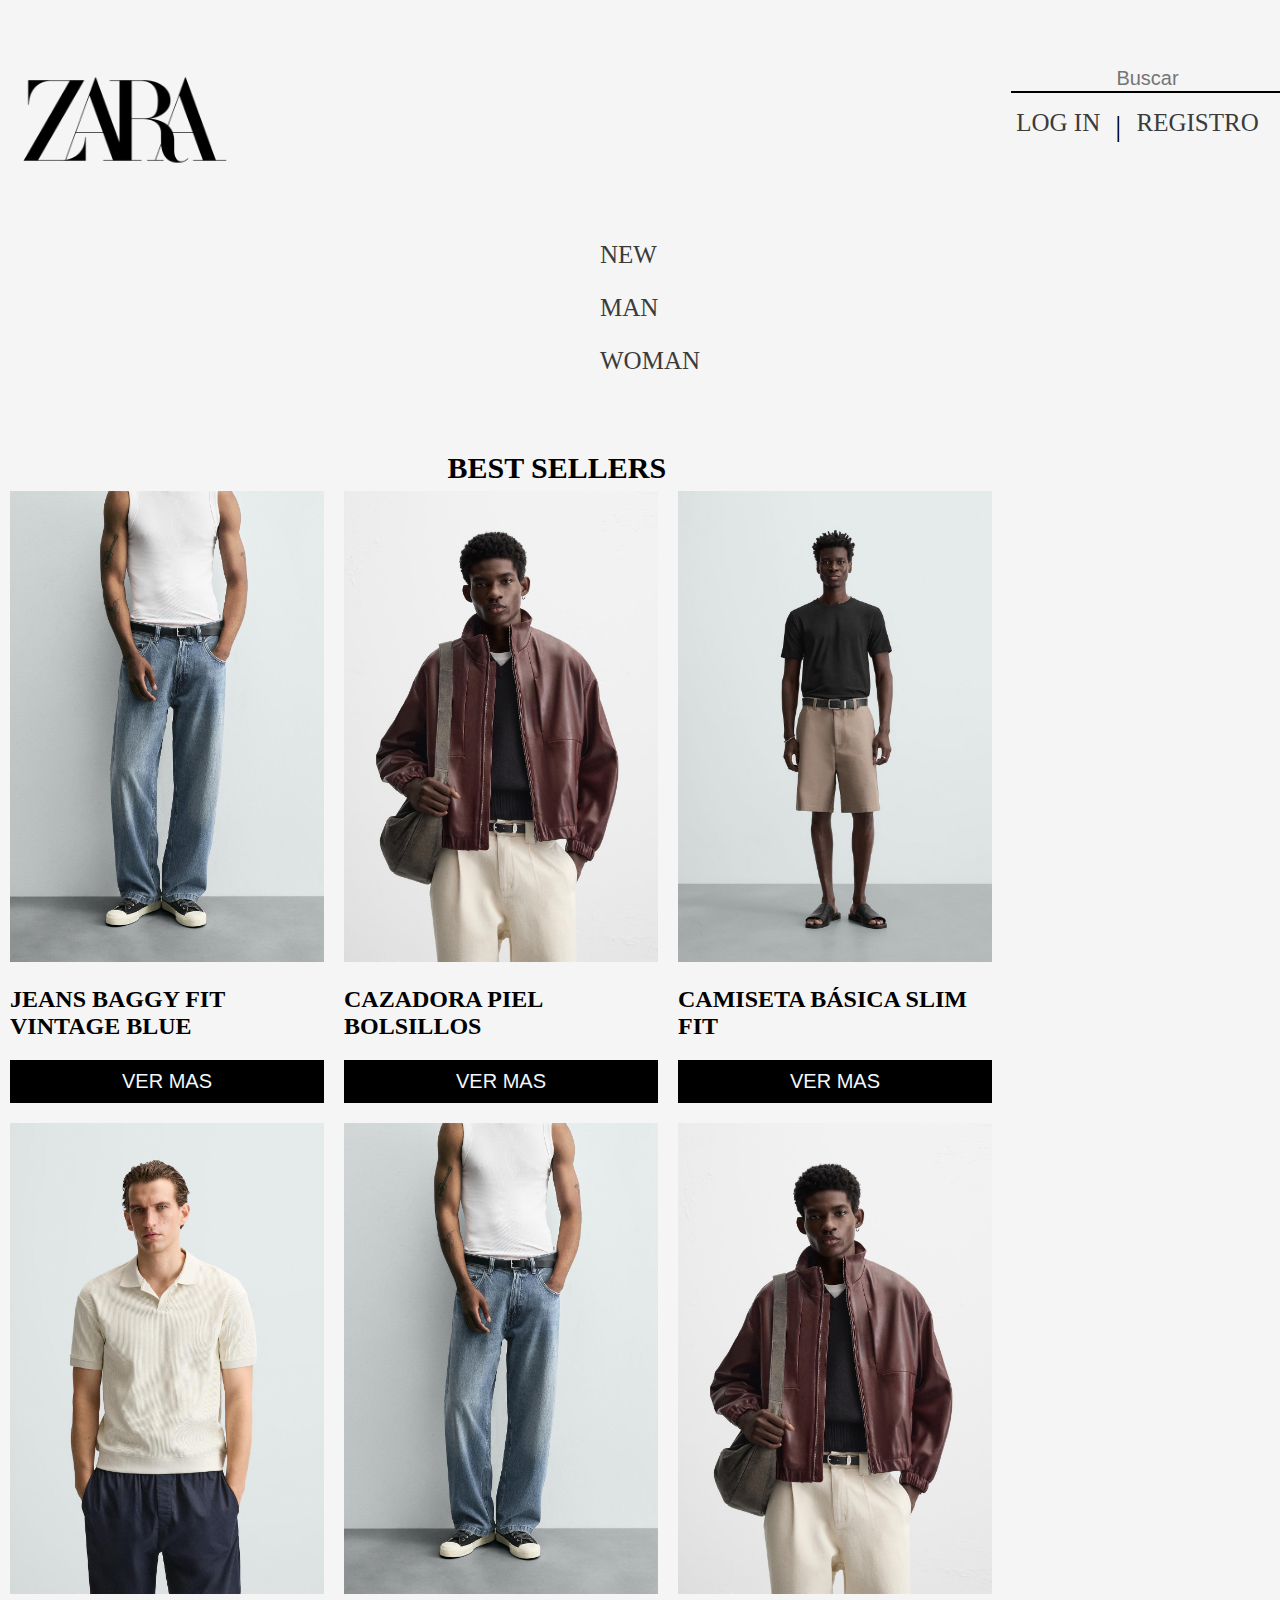
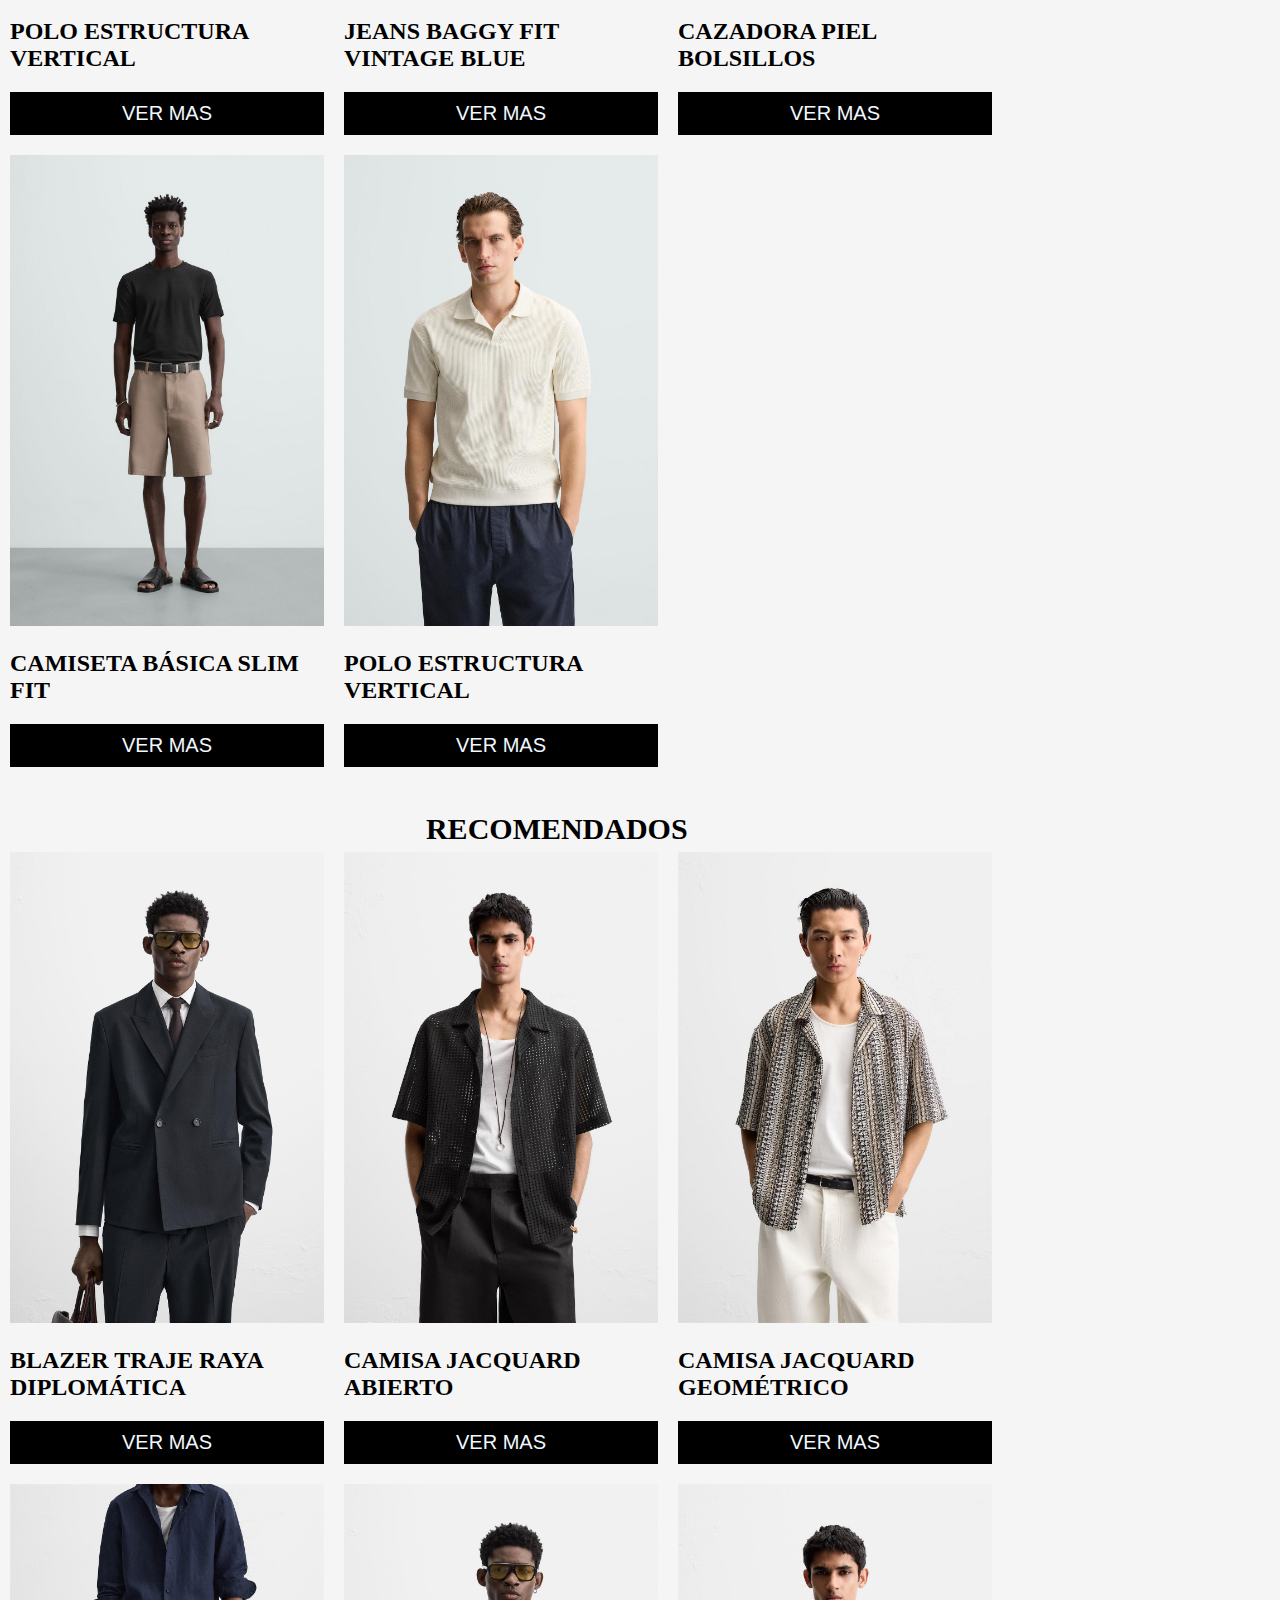
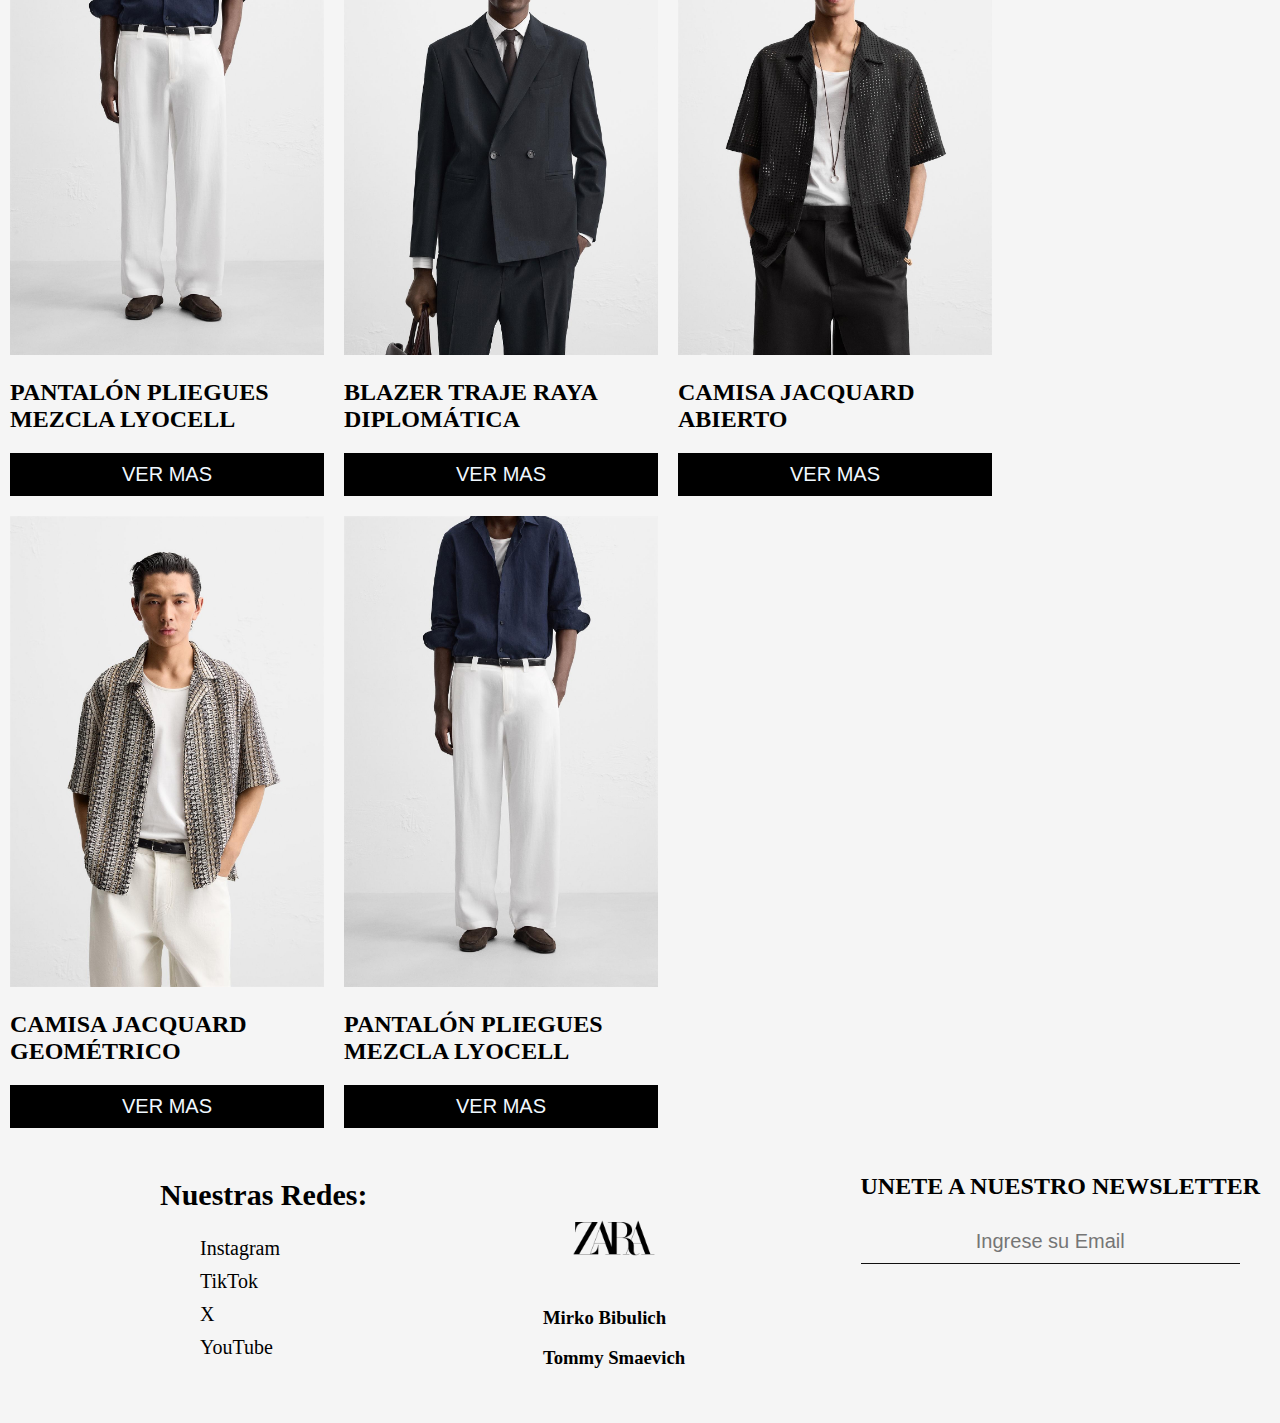
<file: index.html>
<!DOCTYPE html>
<html lang="en">
<head>
    <meta charset="UTF-8">
    <meta name="viewport" content="width=device-width, initial-scale=1.0">
    <title>Document</title>
    <link rel="stylesheet" href="./css/styles.css">
</head>

<body>
    <header class="cabecera">
        <div id="logo">
            <a href="./index.html"><img src="./img/37871.png" alt="Logo Zara"></a>
        </div>
        <nav>
            <div id="buscador">
                <form action="./search-results.html" method="get">
                    <input type="text" name="buscador" value="" placeholder="Buscar">
                </form>
            </div>

            <ul id="lista2">
                <li>
                    <a href="./login.html">LOG IN</a>
                </li>
                <li class="separador">|</li>
                <li>
                    <a href="./register.html">REGISTRO</a>
                </li>
            </ul>
        </nav>
    </header>

    <aside id="categorias">
        <ul id="lista1">
            <li><a href="">NEW</a></li>
            <li><a href="./men-category.html">MAN</a></li>
            <li><a href="./woman-category.html">WOMAN</a></li>
        </ul>
    </aside>

    <main id="mainHome">
        <section class="productosHome">
            <div id="bestSeller">
                <h1 id="titBestseller">BEST SELLERS</h1>
                <article class="card">
                    <img src="./img/bestSeller.jpg" alt="">
                    <h2>JEANS BAGGY FIT VINTAGE BLUE</h2>
                    <a href="./product.html"><button type="submit">VER MAS</button></a>
                </article>
                <article class="card">
                    <img src="./img/bestSeller1.jpg" alt="">
                    <h2>CAZADORA PIEL BOLSILLOS</h2>
                    <a href="./product.html"><button type="submit">VER MAS</button></a>
                </article>
                <article class="card">
                    <img src="./img/bestSeller2.jpg" alt="">
                    <h2>CAMISETA BÁSICA SLIM FIT</h2>
                    <a href="./product.html"><button type="submit">VER MAS</button></a>                    
                </article>
                <article class="card">
                    <img src="./img/bestSeller3.jpg" alt="">
                    <h2>POLO ESTRUCTURA VERTICAL</h2>
                    <a href="./product.html"><button type="submit">VER MAS</button></a>                    
                </article>
                <article class="card">
                    <img src="./img/bestSeller.jpg" alt="">
                    <h2>JEANS BAGGY FIT VINTAGE BLUE</h2>
                    <a href="./product.html"><button type="submit">VER MAS</button></a>                    
                </article>
                <article class="card">
                    <img src="./img/bestSeller1.jpg" alt="">
                    <h2>CAZADORA PIEL BOLSILLOS</h2>
                    <a href="./product.html"><button type="submit">VER MAS</button></a>                    
                </article>
                <article class="card">
                    <img src="./img/bestSeller2.jpg" alt="">
                    <h2>CAMISETA BÁSICA SLIM FIT</h2>
                    <a href="./product.html"><button type="submit">VER MAS</button></a>                    
                </article>
                <article class="card">
                    <img src="./img/bestSeller3.jpg" alt="">
                    <h2>POLO ESTRUCTURA VERTICAL</h2>
                    <a href="./product.html"><button type="submit">VER MAS</button></a>                    
                </article>
            </div>

            <div id="Recomendados">
                <h1 id="titBestseller">RECOMENDADOS</h1>
                <article class="card">
                    <img src="./img/recomendados0.jpg" alt="">
                    <h2>BLAZER TRAJE RAYA DIPLOMÁTICA</h2>
                    <a href="./product.html"><button type="submit">VER MAS</button></a>                    
                </article>
                <article class="card">
                    <img src="./img/recomendados1.jpg" alt="">
                    <h2>CAMISA JACQUARD ABIERTO</h2>
                    <a href="./product.html"><button type="submit">VER MAS</button></a>                    
                </article>
                <article class="card">
                    <img src="./img/recomendados2.jpg" alt="">
                    <h2>CAMISA JACQUARD GEOMÉTRICO</h2>
                    <a href="./product.html"><button type="submit">VER MAS</button></a>                    
                </article>
                <article class="card">
                    <img src="./img/recomendados3.jpg" alt="">
                    <h2>PANTALÓN PLIEGUES MEZCLA LYOCELL</h2>
                    <a href="./product.html"><button type="submit">VER MAS</button></a>                    
                </article>
                <article class="card">
                    <img src="./img/recomendados0.jpg" alt="">
                    <h2>BLAZER TRAJE RAYA DIPLOMÁTICA</h2>
                    <a href="./product.html"><button type="submit">VER MAS</button></a>                    
                </article>
                <article class="card">
                    <img src="./img/recomendados1.jpg" alt="">
                    <h2>CAMISA JACQUARD ABIERTO</h2>
                    <a href="./product.html"><button type="submit">VER MAS</button></a>                    
                </article>
                <article class="card">
                    <img src="./img/recomendados2.jpg" alt="">
                    <h2>CAMISA JACQUARD GEOMÉTRICO</h2>
                    <a href="./product.html"><button type="submit">VER MAS</button></a>                    
                </article>
                <article class="card">
                    <img src="./img/recomendados3.jpg" alt="">
                    <h2>PANTALÓN PLIEGUES MEZCLA LYOCELL</h2>
                    <a href="./product.html"><button type="submit">VER MAS</button></a>                    
                </article>
            </div>
        </section>
    </main>
    <footer class="footer">
        <section id="redes">
            <h2>Nuestras Redes:</h2>
            <ul id="listaRedes">
                <li>Instagram</li>
                <li>TikTok</li>
                <li>X</li>
                <li>YouTube</li>
            </ul>
        </section>
        <div id="logoFooter">
            <img src="./img/37871.png" alt="">
            <div id="footerNombres">
                <h3>Mirko Bibulich</h3>
                <h3>Tommy Smaevich</h3>
            </div>
        </div>
        <section id="newsletter">
            <h2>UNETE A NUESTRO NEWSLETTER</h2>
            <form action="" method="get">
                <input type="email" name="emailUser" placeholder="Ingrese su Email">
            </form>

        </section>
    </footer>
</body>
</html>
</file>
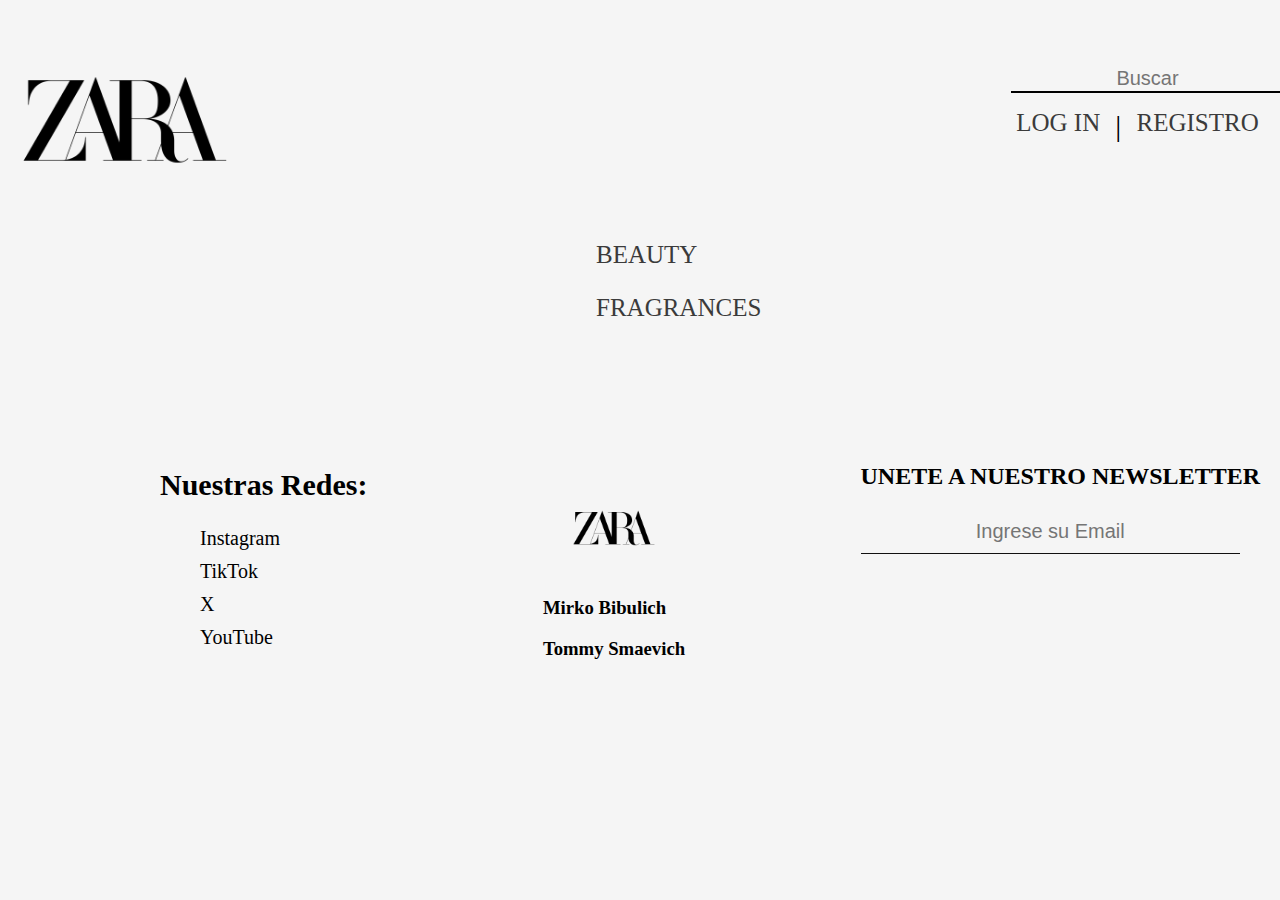
<file: category.html>
<!DOCTYPE html>
<html lang="en">

<head>
    <meta charset="UTF-8">
    <meta name="viewport" content="width=device-width, initial-scale=1.0">
    <title>Category</title>
    <link rel="stylesheet" href="./css/styles.css">
</head>

<body>
    <header class="cabecera">
        <div id="logo">
            <a href="./index.html"><img src="./img/logo-zara.png" alt="Logo Zara"></a>
        </div>
        <nav>
        <div id="buscador">
            <form id="form-buscador" action="./search-results.html" method="get">
                <input type="text" id="input-buscador" name="buscador" placeholder="Buscar">
            </form>
        </div>

            <ul id="lista2">
                <li>
                    <a href="./login.html" id="botonLogin">LOG IN</a>
                </li>
                <li class="separador">|</li>
                <li>
                    <a href="./register.html" id="botonRegist">REGISTRO</a>
                </li>
            </ul>
        </nav>
    </header>

    <aside id="categorias">
        <ul id="lista1">
            <li><a href="./category.html?category=beauty">BEAUTY</a></li>
            <li><a href="./category.html?category=fragrances">FRAGRANCES</a></li>
        </ul>
    </aside>

    <main id="mainHome">
        <section class="productosHome">
            <div id="bestSeller">
                <h1 id="titBestseller"></h1>
            </div>
        </section>
    </main>
    <footer class="footer">
        <section id="redes">
            <h2>Nuestras Redes:</h2>
            <ul id="listaRedes">
                <li>Instagram</li>
                <li>TikTok</li>
                <li>X</li>
                <li>YouTube</li>
            </ul>
        </section>
        <div id="logoFooter">
            <img src="./img/logo-zara.png" alt="">
            <div id="footerNombres">
                <h3>Mirko Bibulich</h3>
                <h3>Tommy Smaevich</h3>
            </div>
        </div>
        <section id="newsletter">
            <h2>UNETE A NUESTRO NEWSLETTER</h2>
            <form action="" method="get">
                <input type="email" name="emailUser" placeholder="Ingrese su Email">
            </form>

        </section>
    </footer>
    <script src="./js/category.js"></script>
    <script src="./js/buscador.js"></script>
    <script src="./js/saludo.js"></script>
    <script src="./js/logout.js"></script>
</body>

</html>
</file>
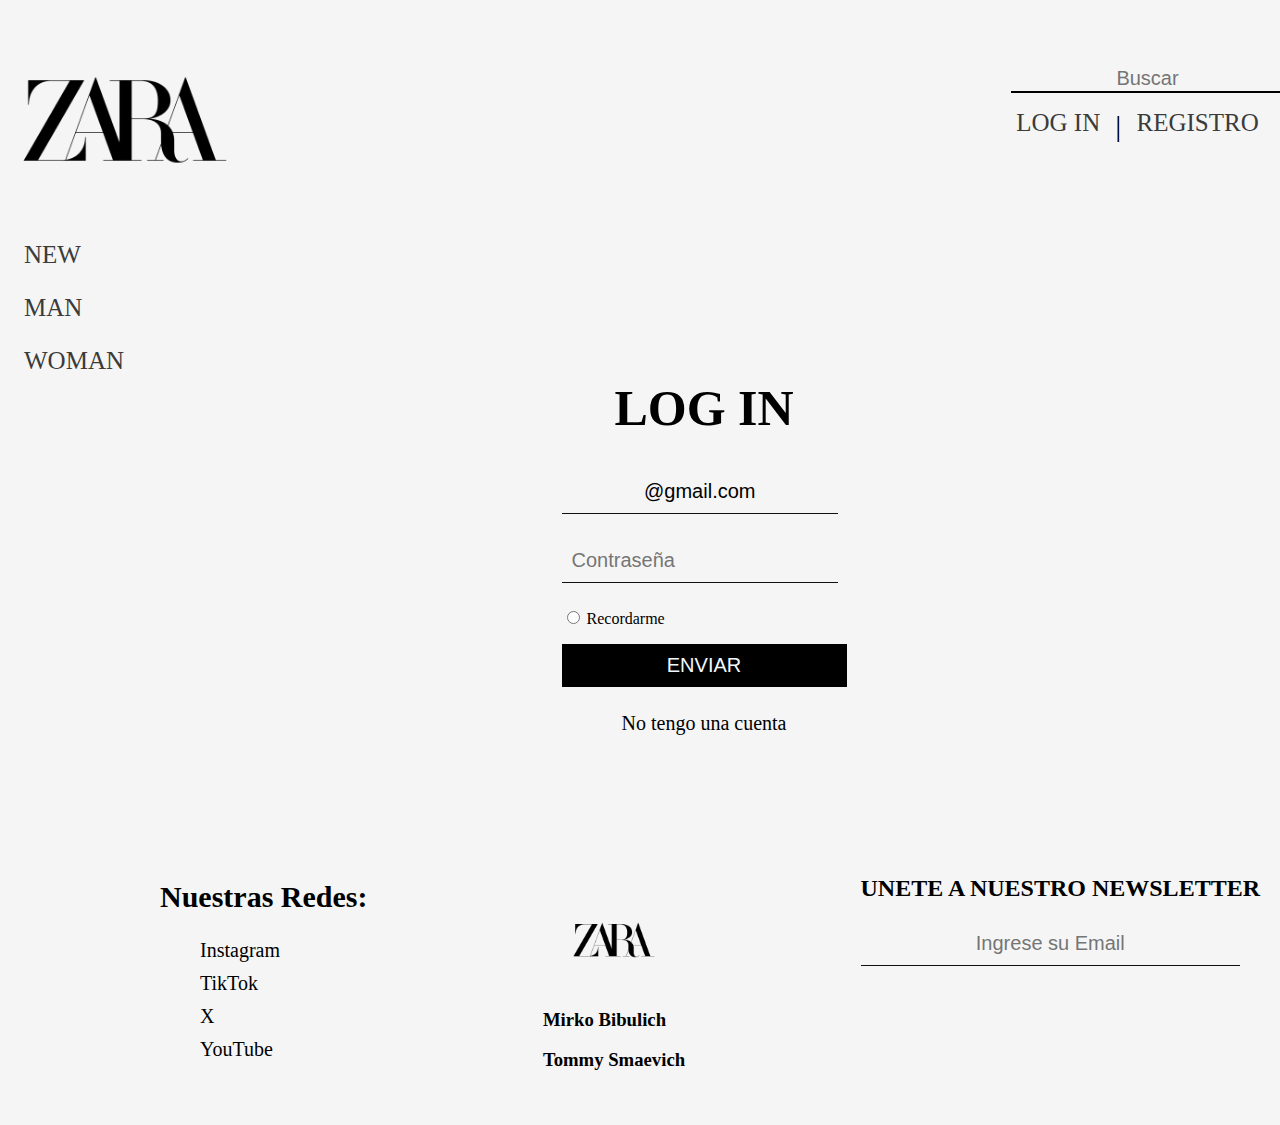
<file: login.html>
<!DOCTYPE html>
<html lang="en">

<head>
    <meta charset="UTF-8">
    <meta name="viewport" content="width=device-width, initial-scale=1.0">
    <title>login</title>
    <link rel="stylesheet" href="./css/styles.css">
</head>

<body>
    <header class="cabecera">
        <div id="logo">
            <a href="./index.html"><img src="./img/logo-zara.png" alt="Logo Zara"></a>
        </div>
        <nav>
            <div id="buscador">
                <form action="./search-results.html" method="get">
                    <input type="text" name="buscador" value="" placeholder="Buscar">
                </form>
            </div>

            <ul id="lista2">
                <li>
                    <a href="./login.html">LOG IN</a>
                </li>
                <li class="separador">|</li>
                <li>
                    <a href="./register.html">REGISTRO</a>
                </li>
            </ul>
        </nav>
    </header>

    <aside id="categorias">
        <ul id="lista1">
            <li><a href="">NEW</a></li>
            <li><a href="./men-category.html">MAN</a></li>
            <li><a href="./woman-category.html">WOMAN</a></li>
        </ul>
    </aside>

    <main id="main-forms">
        <h1 id="h1-forms">LOG IN</h1>
        <form action="index.html" method="GET">
            <div>
                <input type="email" name="email" value="@gmail.com" placeholder="Correo electrónico" required>
            </div>
            <div>
                <input type="password" name="password" value="" placeholder="Contraseña" required>
            </div>
            <div>
                <input type="radio" name="Recordar info">
                <label for="Terminos & condiciones">Recordarme</label>
            </div>
            <div>
                <button type="submit">ENVIAR</button>
            </div>

        </form>
        <a id="login" href="./register.html">No tengo una cuenta</a>
    </main>

    <footer class="footer">

        <section id="redes">
            <h2>Nuestras Redes:</h2>
            <ul id="listaRedes">
                <li>Instagram</li>
                <li>TikTok</li>
                <li>X</li>
                <li>YouTube</li>
            </ul>
        </section>
        <div id="logoFooter">
            <img src="./img/logo-zara.png" alt="">
            <div id="footerNombres">
                <h3>Mirko Bibulich</h3>
                <h3>Tommy Smaevich</h3>
            </div>

        </div>
        <section id="newsletter">
            <h2>UNETE A NUESTRO NEWSLETTER</h2>
            <form action="" method="get">
                <input type="email" name="emailUser" placeholder="Ingrese su Email">
            </form>

        </section>
    </footer>
</body>

</html>
</file>
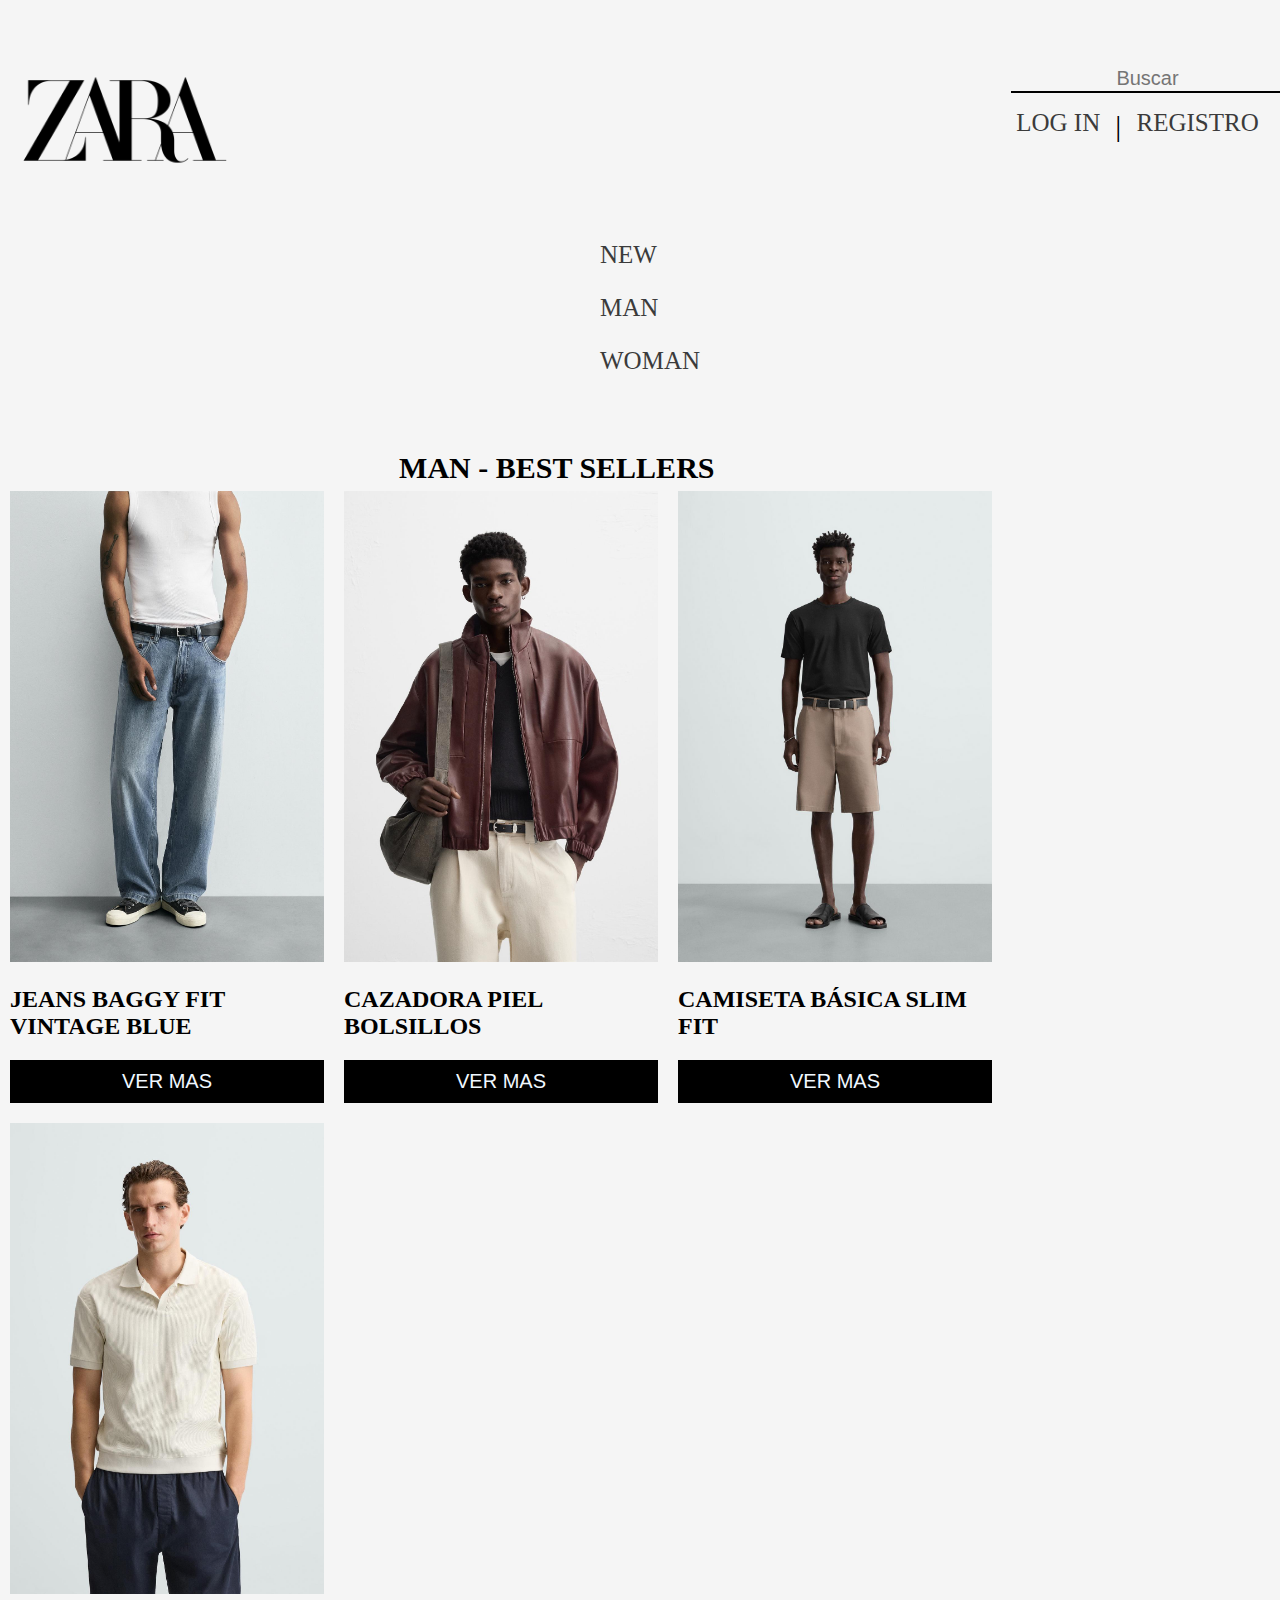
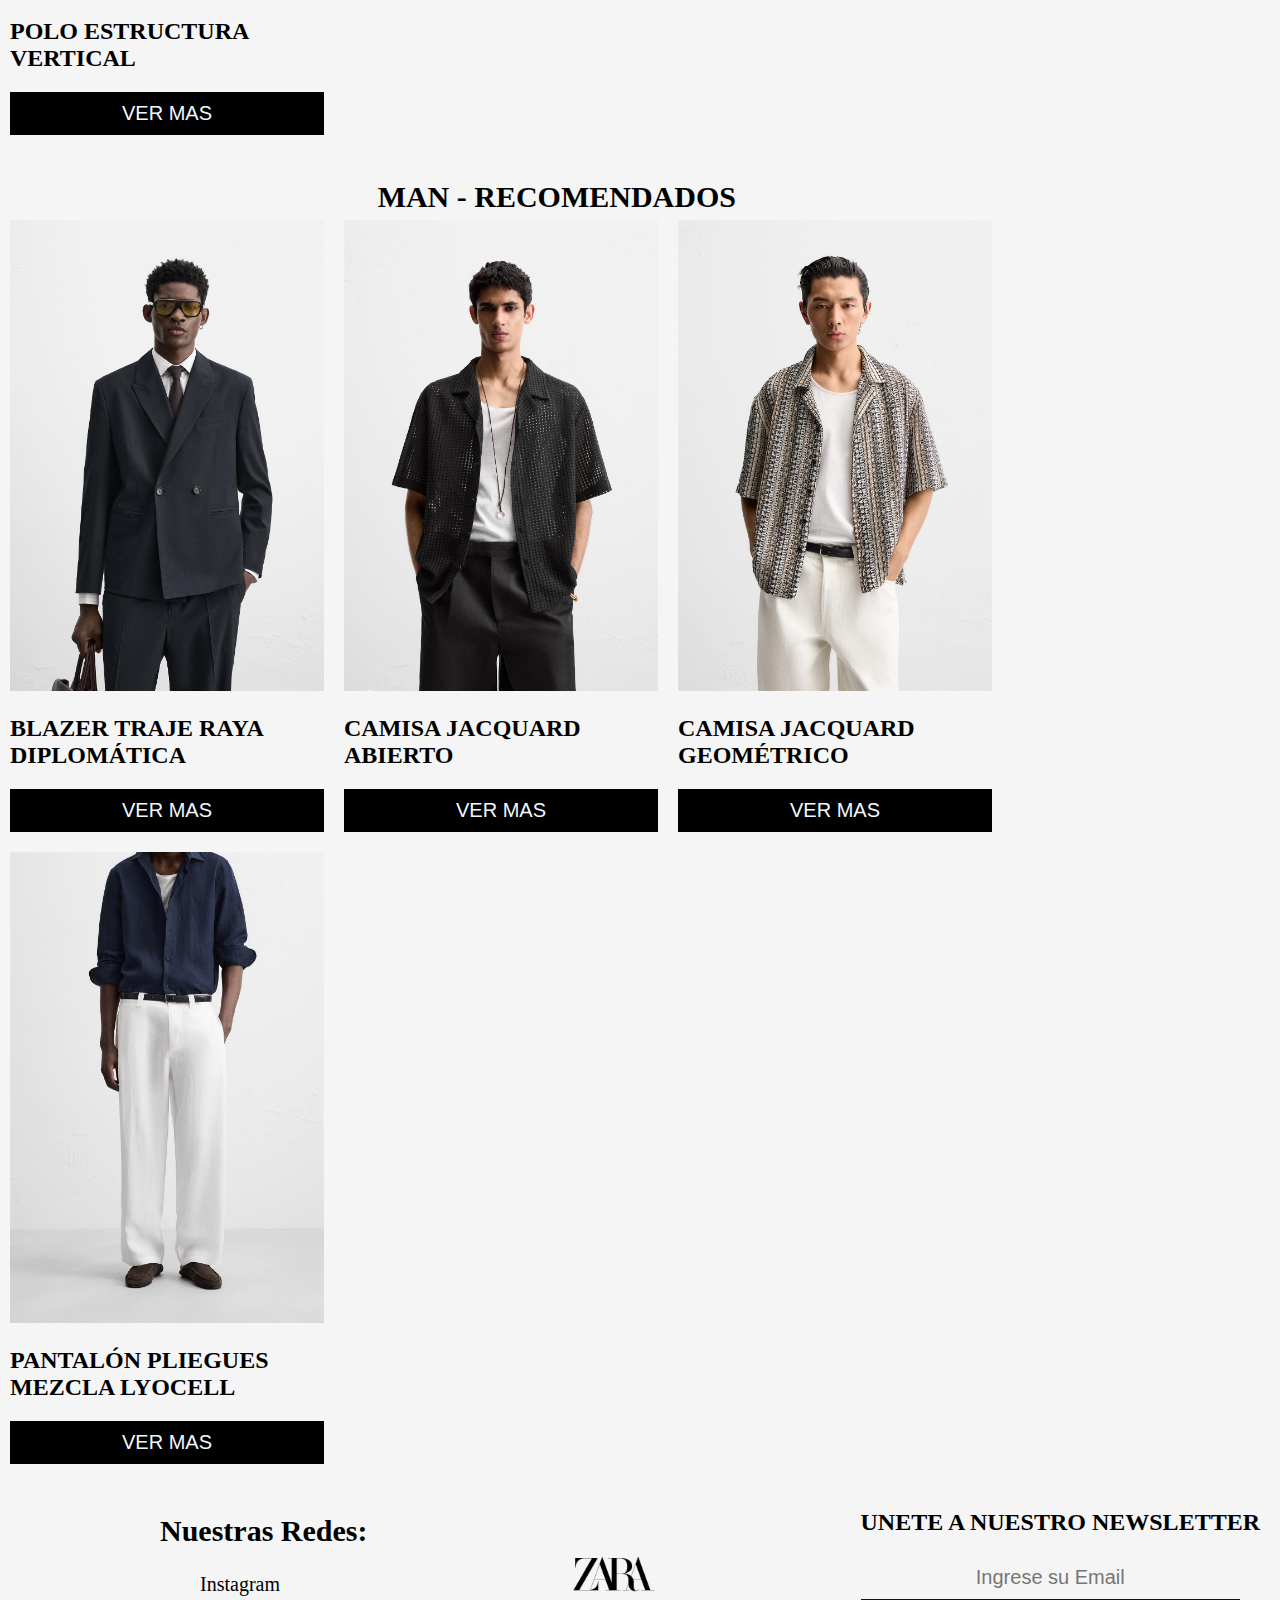
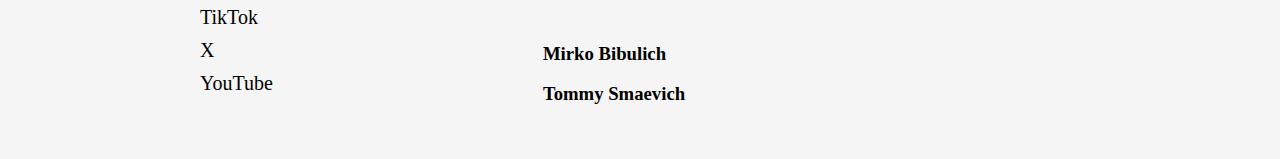
<file: men-category.html>
<!DOCTYPE html>
<html lang="en">
<head>
    <meta charset="UTF-8">
    <meta name="viewport" content="width=device-width, initial-scale=1.0">
    <title>Category</title>
    <link rel="stylesheet" href="./css/styles.css">
</head>
<body>
    <header class="cabecera">
        <div id="logo">
            <a href="./index.html"><img src="./img/37871.png" alt="Logo Zara"></a>
        </div>
        <nav>
            <div id="buscador">
                <form action="./search-results.html" method="get">
                    <input type="text" name="buscador" value="" placeholder="Buscar">
                </form>
            </div>

            <ul id="lista2">
                <li>
                    <a href="./login.html">LOG IN</a>
                </li>
                <li class="separador">|</li>
                <li>
                    <a href="./register.html">REGISTRO</a>
                </li>
            </ul>
        </nav>
    </header>

    <aside id="categorias">
        <ul id="lista1">
            <li><a href="">NEW</a></li>
            <li><a href="./men-category.html">MAN</a></li>
            <li><a href="./woman-category.html">WOMAN</a></li>
        </ul>
    </aside>

    <main id="mainHome">
        <section class="productosHome">
            <div id="bestSeller">
                <h1 id="titBestseller">MAN - BEST SELLERS</h1>
                <article class="card">
                    <img src="./img/bestSeller.jpg" alt="">
                    <h2>JEANS BAGGY FIT VINTAGE BLUE</h2>
                    <a href="./product.html"><button type="submit">VER MAS</button></a>
                </article>
                <article class="card">
                    <img src="./img/bestSeller1.jpg" alt="">
                    <h2>CAZADORA PIEL BOLSILLOS</h2>
                    <a href="./product.html"><button type="submit">VER MAS</button></a>
                </article>
                <article class="card">
                    <img src="./img/bestSeller2.jpg" alt="">
                    <h2>CAMISETA BÁSICA SLIM FIT</h2>
                    <a href="./product.html"><button type="submit">VER MAS</button></a>                    
                </article>
                <article class="card">
                    <img src="./img/bestSeller3.jpg" alt="">
                    <h2>POLO ESTRUCTURA VERTICAL</h2>
                    <a href="./product.html"><button type="submit">VER MAS</button></a>                    
                </article>
            </div>

            <div id="Recomendados">
                <h1 id="titBestseller">MAN - RECOMENDADOS</h1>
                <article class="card">
                    <img src="./img/recomendados0.jpg" alt="">
                    <h2>BLAZER TRAJE RAYA DIPLOMÁTICA</h2>
                    <a href="./product.html"><button type="submit">VER MAS</button></a>                    
                </article>
                <article class="card">
                    <img src="./img/recomendados1.jpg" alt="">
                    <h2>CAMISA JACQUARD ABIERTO</h2>
                    <a href="./product.html"><button type="submit">VER MAS</button></a>                    
                </article>
                <article class="card">
                    <img src="./img/recomendados2.jpg" alt="">
                    <h2>CAMISA JACQUARD GEOMÉTRICO</h2>
                    <a href="./product.html"><button type="submit">VER MAS</button></a>                    
                </article>
                <article class="card">
                    <img src="./img/recomendados3.jpg" alt="">
                    <h2>PANTALÓN PLIEGUES MEZCLA LYOCELL</h2>
                    <a href="./product.html"><button type="submit">VER MAS</button></a>                    
                </article>
            </div>
        </section>
    </main>
    <footer class="footer">
        <section id="redes">
            <h2>Nuestras Redes:</h2>
            <ul id="listaRedes">
                <li>Instagram</li>
                <li>TikTok</li>
                <li>X</li>
                <li>YouTube</li>
            </ul>
        </section>
        <div id="logoFooter">
            <img src="./img/37871.png" alt="">
            <div id="footerNombres">
                <h3>Mirko Bibulich</h3>
                <h3>Tommy Smaevich</h3>
            </div>
        </div>
        <section id="newsletter">
            <h2>UNETE A NUESTRO NEWSLETTER</h2>
            <form action="" method="get">
                <input type="email" name="emailUser" placeholder="Ingrese su Email">
            </form>

        </section>
    </footer>
</body>
</html>
</file>
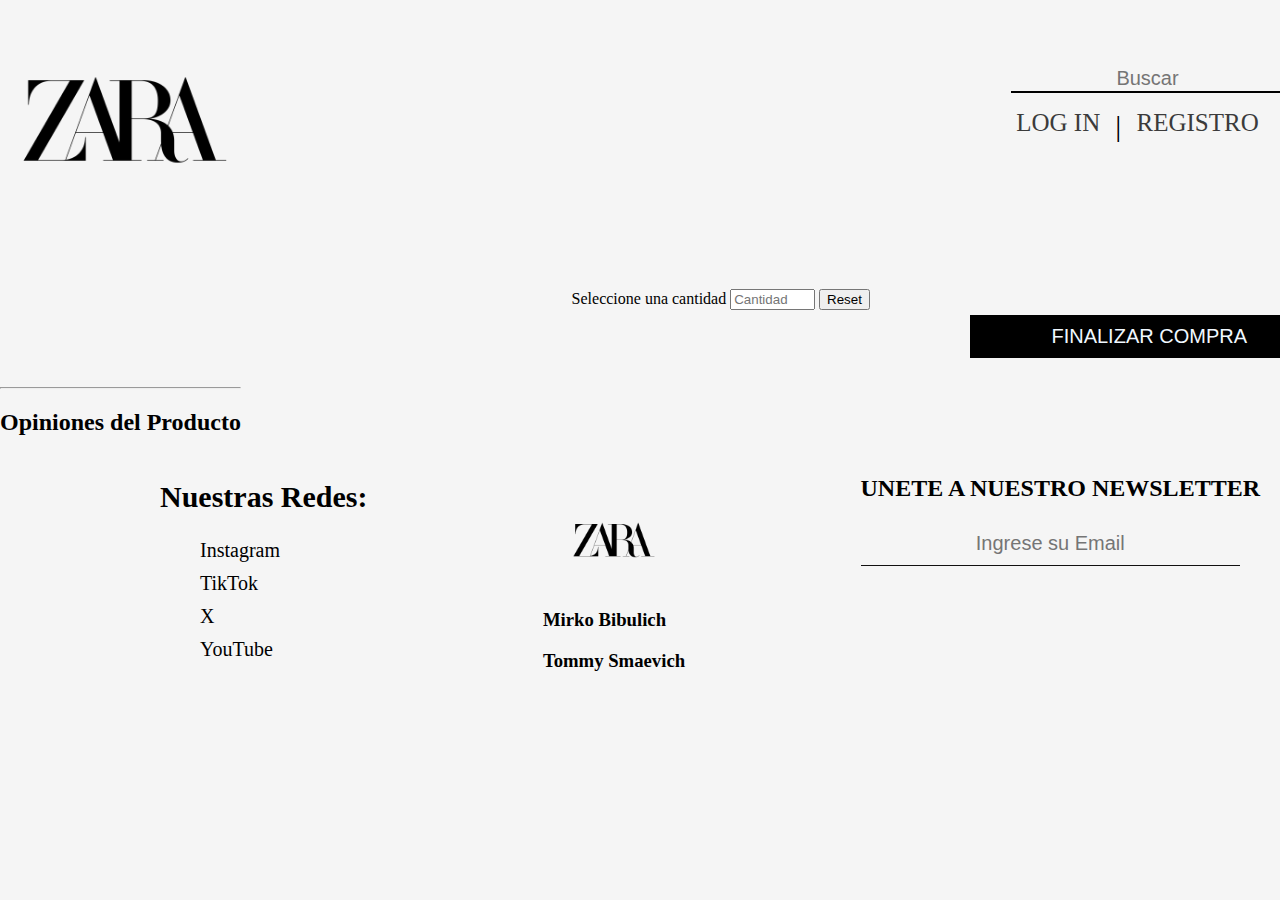
<file: product.html>
<!DOCTYPE html>
<html lang="en">

<head>
    <meta charset="UTF-8">
    <meta name="viewport" content="width=device-width, initial-scale=1.0">
    <title>product</title>
    <link rel="stylesheet" href="./css/styles.css">
</head>

<body>
    <header class="cabecera">
        <div id="logo">
            <a href="./index.html"><img src="./img/logo-zara.png" alt="Logo Zara"></a>
        </div>
        <nav>
        <div id="buscador">
            <form id="form-buscador" action="./search-results.html" method="get">
                <label id="buscadorLabel"></label>
                <input type="text" id="input-buscador" name="buscador" placeholder="Buscar">
            </form>
        </div>

            <ul id="lista2">
                <li>
                    <a href="./login.html">LOG IN</a>
                </li>
                <li class="separador">|</li>
                <li>
                    <a href="./register.html">REGISTRO</a>
                </li>
            </ul>
        </nav>
    </header>

    <aside id="categorias">
        <ul id="lista1">
            
        </ul>
    </aside>

    <main id="mainProducto">
        <section id="detalleProducto">
            <div id="fotoProduct"></div>
            <div id="descProduct">
                <h1 id="tituloProduct"></h1>
                <h3 id="precioProduct"></h3>
                <p id="descripcion"></p>
                <div id="datosProduct"></div> 

                <form action="./index.html" method="get" id="formProd" >
                    <div id="cantYReset">
                        <label id = "label">Seleccione una cantidad</label>
                        <input type="number" name="cantidad" placeholder="Cantidad" id="cantidad">
                        <input type="reset" name="" placeholder=""  value="Reset" id="reset">
                    </div>
                    <div id="btnCompra"><button type="submit" > FINALIZAR COMPRA</button></div>
                </form>

            </div>
        </section>
        
        <section id="reviews">
            <hr id= "separador">
            <h2 id="tit-reviews"> Opiniones del Producto </h2>
            <p id = "rating"></p>
            <ul id = "comment"></ul>
            
        </section>
    </main>
    <footer class="footer">
        <section id="redes">
            <h2>Nuestras Redes:</h2>
            <ul id="listaRedes">
                <li>Instagram</li>
                <li>TikTok</li>
                <li>X</li>
                <li>YouTube</li>
            </ul>
        </section>

        <div id="logoFooter">
            <img src="./img/logo-zara.png" alt="">
            <div id="footerNombres">
                <h3>Mirko Bibulich</h3>
                <h3>Tommy Smaevich</h3>
            </div>
        </div>

        <section id="newsletter">
            <h2>UNETE A NUESTRO NEWSLETTER</h2>
            <form action="" method="get">
                <input type="email" name="emailUser" placeholder="Ingrese su Email">
            </form>
        </section>
    </footer>
    <script src="./js/product.js"></script>
    <script src="./js/buscador.js"></script>
    <script src="./js/saludo.js"></script>
    <script src="./js/logout.js"></script>
</body>
</html>
</file>
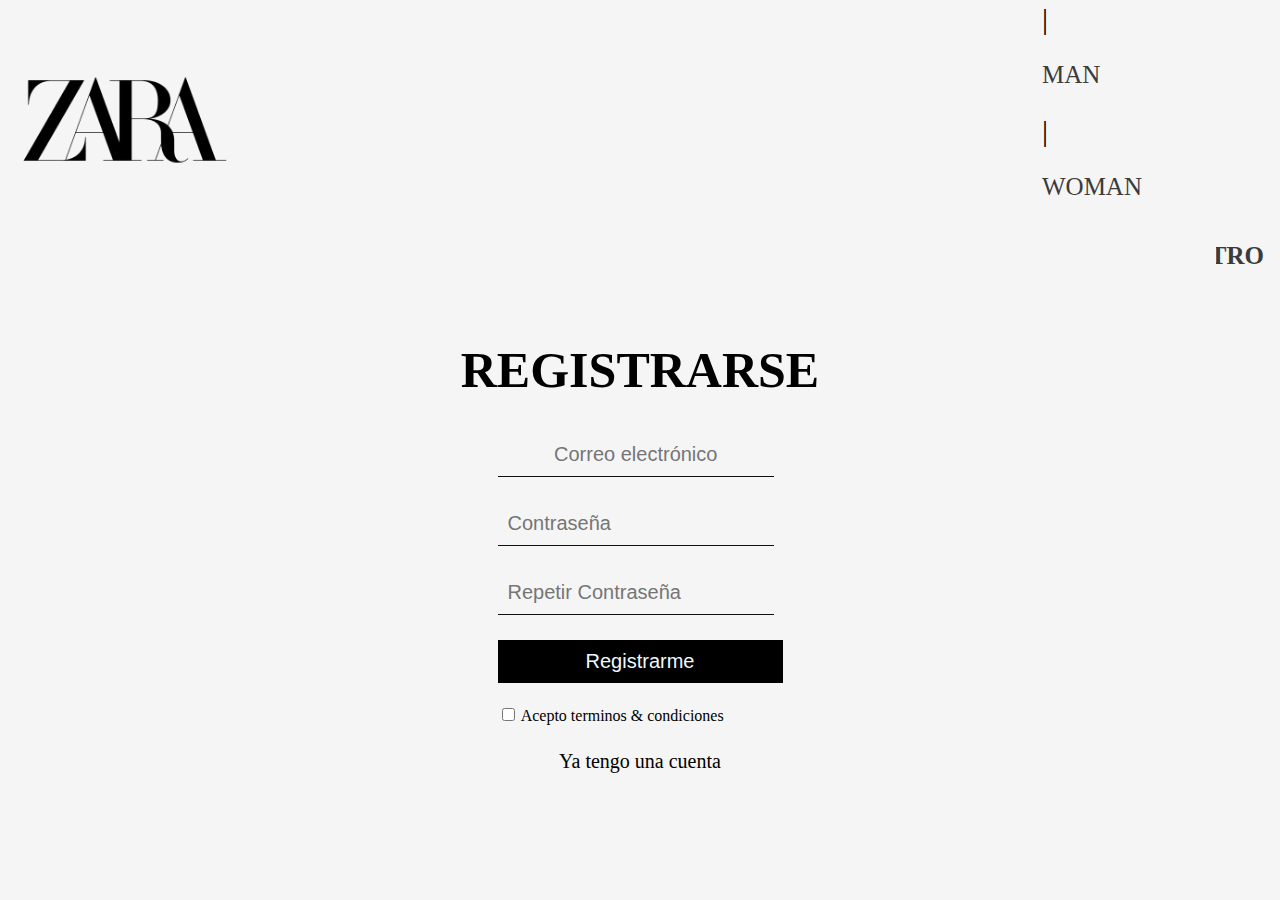
<file: register.html>
<!DOCTYPE html>
<html lang="en">
<head>
    <meta charset="UTF-8">
    <meta name="viewport" content="width=device-width, initial-scale=1.0">
    <title>Register</title>
    <link rel="stylesheet" href="./css/styles.css">
</head>
<body>
    <header class="cabecera">
        <div id="logo">
           <a href="./index.html"><img src="./img/37871.png" alt="Logo Zara"></a>
        </div>
        <nav class="navegador">
            <ul id="lista1">
                <li class="separador">
                    <a href="">NEW</a>
                </li>
                <li class="separador">|</li>
                <li>
                    <a href="./men-category.html">MAN</a>
                </li>
                <li class="separador">|</li>
                <li>
                    <a href="./woman-category.html">WOMAN</a>
                </li>
            </ul>
            <ul id="lista2">
                <li>
                    <a href="./login.html">LOG IN</a>
                </li>
                <li class="separador">|</li>
                <li>
                    <a href="./register.html"><b>REGISTRO</b></a>
                </li>
            </ul>
        </nav>
    </header>

    <main id="main-forms">
    <h1 id="h1-forms">REGISTRARSE</h1>
    <form action= "index.html"  method="GET">
        <div>
            <input type="email" name="email"  value="" placeholder="Correo electrónico" required>
        </div>
        <div >
            <input type="password" name="password"  value="" placeholder="Contraseña" required >
        </div>
        <div >
            <input type="password" name="re-password"  value="" placeholder="Repetir Contraseña" required>
            
        </div>
        <div >
            <button type="submit">Registrarme</button> 
        </div>
        <div>
            <input type="checkbox" name="Terminos & condiciones" value="Acepto terminos & condiciones" required>
            <label for="Terminos & condiciones">Acepto terminos & condiciones</label>
        </div>
    </form>
    <a id="login" href="./register.html">Ya tengo una cuenta</a>
    </main>

    <footer>

    </footer>
</body>
</html>
</file>
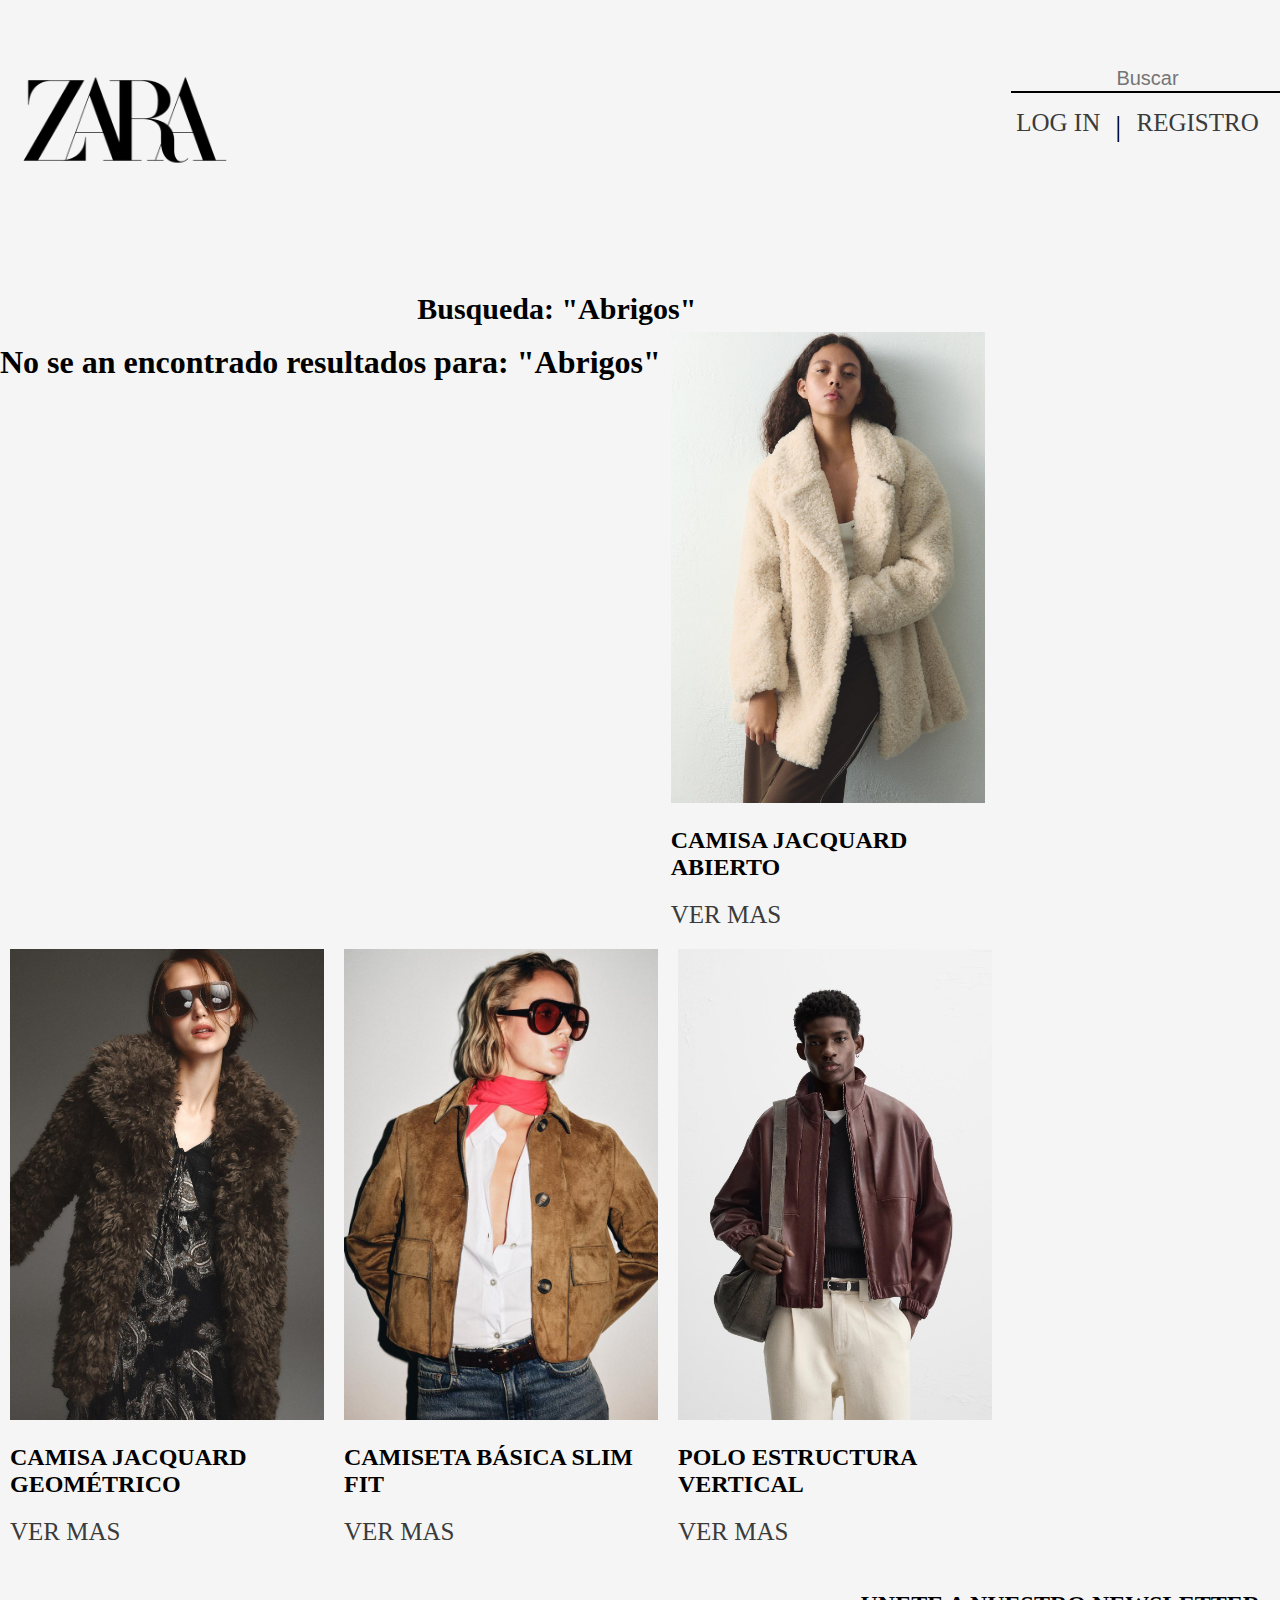
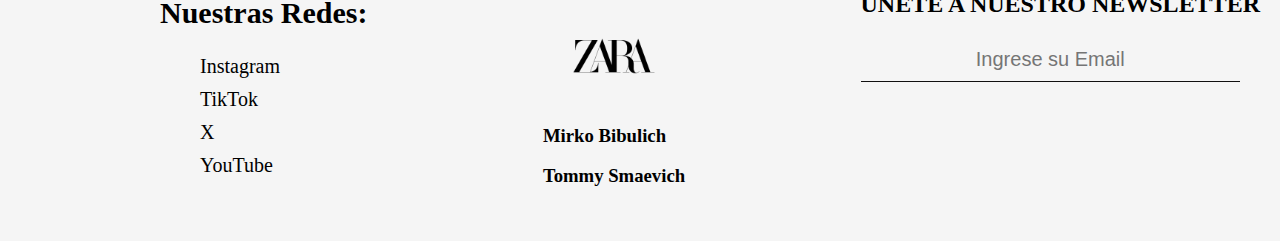
<file: search-results.html>
<!DOCTYPE html>
<html lang="en">
<head>
    <meta charset="UTF-8">
    <meta name="viewport" content="width=device-width, initial-scale=1.0">
    <title>Search Results</title>
    <link rel="stylesheet" href="./css/styles.css">
</head>
<body>
    <header class="cabecera">
        <div id="logo">
            <a href="./index.html"><img src="./img/logo-zara.png" alt="Logo Zara"></a>
        </div>
        <nav>
        <div id="buscador">
            <form id="form-buscador" action="./search-results.html" method="get">
                <input type="text" id="input-buscador" name="buscador" placeholder="Buscar">
            </form>
        </div>

            <ul id="lista2">
                <li>
                    <a href="./login.html">LOG IN</a>
                </li>
                <li class="separador">|</li>
                <li>
                    <a href="./register.html">REGISTRO</a>
                </li>
            </ul>
        </nav>
    </header>

    <aside id="categorias">
        <ul id="lista1">
        </ul>
    </aside>

    <main id="mainHome">
        <section class="productosHome">
            <div id="bestSeller">
                <h1 id="titBestseller">Busqueda: "Abrigos"</h1>
                <h1 id="noresults" >No se an encontrado resultados para: "Abrigos" </h1> 
                <article class="card">
                    <img src="./img/m-best-seller-0.jpg" alt="">
                    <h2>CAMISA JACQUARD ABIERTO</h2>
                    <a href="./product.html" class="bt-mas">VER MAS</a>
                </article>
                <article class="card">
                    <img src="./img/m-best-seller-1.jpg" alt="">
                    <h2>CAMISA JACQUARD GEOMÉTRICO</h2>
                    <a href="./product.html" class="bt-mas">VER MAS</a>
                </article>
                <article class="card">
                    <img src="./img/m-best-seller-3.jpg" alt="">
                    <h2>CAMISETA BÁSICA SLIM FIT</h2>
                    <a href="./product.html" class="bt-mas">VER MAS</a>                    
                </article>
                <article class="card">
                    <img src="./img/best-seller-1.jpg" alt="">
                    <h2>POLO ESTRUCTURA VERTICAL</h2>
                    <a href="./product.html" class="bt-mas">VER MAS</a>                    
                </article>
            </div>
        </section>
    </main>
    <footer class="footer">
        <section id="redes">
            <h2>Nuestras Redes:</h2>
            <ul id="listaRedes">
                <li>Instagram</li>
                <li>TikTok</li>
                <li>X</li>
                <li>YouTube</li>
            </ul>
        </section>
        <div id="logoFooter">
            <img src="./img/logo-zara.png" alt="">
            <div id="footerNombres">
                <h3>Mirko Bibulich</h3>
                <h3>Tommy Smaevich</h3>
            </div>
        </div>
        <section id="newsletter">
            <h2>UNETE A NUESTRO NEWSLETTER</h2>
            <form action="" method="get">
                <input type="email" name="emailUser" placeholder="Ingrese su Email">
            </form>
        </section>
    </footer>
    <script src="./js/search-results.js"></script>
    <script src="./js/buscador.js"></script>
    <script src="./js/saludo.js"></script>
    <script src="./js/logout.js"></script>
</body>
</html>
</file>
<file: css/styles.css>
body{
    display: flex;
    justify-content: center;
    flex-wrap: wrap;
    margin: 0px;
    background-color: whitesmoke;
}


/* Estilos de la cabecera Desktop*/



a{
    text-decoration: none;
    color: rgb(59, 59, 59);
    font-size: 25px;
}

header{
    background-color: whitesmoke;
    display: flex;
    flex-direction: row;
    width: 100vw;
    height: 25vh;
    box-sizing: border-box;
    align-items: center;
    justify-content: space-between;
}

#logo{
    display: flex;
    margin-top: 20px;
} 

#logo img{
    height: 250px;
    width: 250px;
}

#lista2{
    display: flex;
    flex-direction: row;
    justify-content: space-evenly;
    margin-right:6px;
    list-style: none;
    padding: 0px;
}

#lista2 li{
padding-right: 10px;
}

.separador{
    font-family: bold;
    font-size: 30px;
}

input[type="text"] {
    
    border: none;
    border-bottom: 2px solid black;
    font-size: 20px;
    background-color: whitesmoke;
    width: 100%;
    text-align: center;
}

/* Categorias barra lateral desktop*/

#categorias{
    display: flex;
    flex-wrap:wrap ;
    width: 10%;
    justify-content:space-around ;
    
}
#lista1{
    margin-left: 0px;
    list-style: none;
    padding-left: 20px;
    justify-content: space-evenly;
    flex-direction: column;
}

#lista1 li{
    padding-bottom: 25px;
    display: flex;
    flex-wrap:wrap ;
}



/* Estilos de la cabecera Mobile*/
@media (max-width: 768px) {
a{
    font-size: 22px;
   
}

header{
    background-color: whitesmoke;
    flex-direction: column;
    padding: 0px;
    height: 100vh;
    box-sizing: border-box
}

#logo{
    width: 100%;
    display: flex;          
    justify-content: center; 
    align-items: center;     
}  

#logo img{
    width: 300px;
    height: 300px;
}
    

.navegador{
    width: 100%;
    height: 100%;
    display: flex;
    flex-direction: column;
    justify-content: space-between;
   margin-bottom: 15px;
}

input[type="text"]{
    height:90px ;
    width: 70vw;
    background-color:whitesmoke; 
}

#lista1{
    order: 1;
    width: 100%;
    justify-content: center;
    display: flex;
    flex-wrap: wrap;
    flex-direction: column;
    margin-left: 0px;
    align-items: center;
    background-color:whitesmoke;
}


#lista2{
    order:2;
    width: 100%;
    display: flex;
    flex-wrap: wrap;
    flex-direction: row;
    margin-left: 0px;
    align-items: center;
}

.separador{
    font-family: bold;
    font-size: 30px;
    color: rgb(198, 198, 198);
}
}

/* Index-Desktop*/
#mainHome{
    margin-top: 0px;
    display: flex;
    flex-wrap: wrap;
    flex-direction: row;
    width: 100vw;
    padding: 0px;
    justify-content: space-between;
}
#categorias{
   background-color:  whitesmoke;
   width: 10vw;
}

.productosHome{
    display: flex;
    flex-direction: column;
    justify-content: space-between;
    flex-wrap: wrap;
    background-color: none;
    width: 87vw;
    height: max-content;
    margin-right: 15px;
    margin-top: 15px;
}

#bestSeller{
    display: flex;
    flex-wrap: wrap;
    flex-direction: row;
    margin-bottom: 15px;
    background-color: whitesmoke;
}

.card{
    width: 314px;
    margin: 10px;
}

.card img{
    width: 314px;
}

.card button{
    background-color:rgb(59, 59, 59);
    color: rgb(198, 198, 198);
}

#Recomendados{
    display: flex;
    flex-wrap: wrap;
    flex-direction: row;
    background-color: whitesmoke;
    margin-bottom: 15px;
}


#titBestseller{
    width: 87vw;
    text-align: center;
    font-size: 30px;
    height: 10px;
}

/*FOOTER INDEX */
.footer{
    display: flex;
    flex-wrap: wrap;
    flex-direction: row;
    background-color: whitesmoke;
    width: 100vw;
    height: 30vh;
    justify-content: space-between;
}

#logoFooter{
    display: flex;
    flex-wrap: wrap;
    flex-direction: column;
    justify-content: center;
}

#logoFooter img{
    align-self: center;
    height: 100px;
    width: 100px;
    
}

#footerNombres{
    margin-bottom: 0px;
    align-items: center;
}

#redes{
    margin-left: 160px;

}

#redes h2{
    font-size: 30px;
}

#redes ul{
    font-size: 20px;
    
}

#listaRedes{
    list-style: none;
    display: flex;
    flex-wrap: wrap;
    flex-direction: column;
    justify-content: center;
}
#listaRedes li{
    margin-bottom: 10px;
}

#newsletter{
    margin-right: 20px;
}

input[type="email"] {
    
    border: none;
    border-bottom: 2px solid black;
    font-size: 20px;
    background-color: whitesmoke;
    width: 100%;
    text-align: center;
}

/*LOGIN Desktop*/
#h1-forms {
    display: flex;
    flex-wrap: wrap;
    font-size: 50px;
    justify-content: center;
    align-self: center;
    width: 80%;
}

#main-forms {
    background-color:whitesmoke;
    display: flex;
    flex-wrap: wrap;
    flex-direction: column;
    justify-content: center;
    align-items: center;
    border-radius: 9px;
    width: 90vw;
    height: 70vh;
    box-sizing: border-box; 
}

input[type="email"] {
    padding: 10px;
    border: none;
    border-bottom: 1px solid #111010;
    font-size: 20px;
    margin-bottom: 25px;
    background-color:whitesmoke;
    width: 90%; 
}

input[type="password"] {
    padding: 10px;
    border: none;
    border-bottom: 1px solid #111010;
    font-size: 20px;
    margin-bottom: 25px;
    background-color: whitesmoke;
    width: 90%; 
}

button[ type="submit"] {
    background-color: black;
    color: aliceblue;
    width: 100%; 
    font-size: 20px;
    padding: 10px; 
    border: none;
    cursor: pointer;
}
input[type="radio"]{
    margin-bottom: 20px;
    
}

input[type="checkbox"]{
    margin-top: 25px;
    align-self:  center;
}


#signup {
    color: black;
    font-size: 20px;
    margin-top: 25px;
    text-align: center;
}
#login {
    color: black;
    font-size: 20px;
    margin-top: 25px;
    text-align: center;
}

/*LOGIN Mobile*/
@media (max-width: 768px) {

 #h1-forms {
    font-size: 38px;
    padding-bottom: 50px;
    text-align: center;
}

#main-forms {
    background-color: whitesmoke;
    display: flex;
    flex-wrap: wrap;
    flex-direction: column;
    justify-content: center;
    align-items: center;
    border-radius: 9px;
    width: 100%;
    height: 100vh;
    margin-top: 50px;
    box-sizing: border-box;
 
}

input[type="email"] {
    padding: 10px;
    border: none;
    border-bottom: 1px solid #111010;
    font-size: 20px;
    margin-bottom: 25px;
    background-color:whitesmoke;
    
}

input[type="password"] {
    padding: 10px;
    border: none;
    border-bottom: 1px solid #111010;
    font-size: 20px;
    margin-bottom: 25px;
    background-color:whitesmoke;
    width: 100%;
}

button[ type="submit"] {
    background-color: black;
    color: whitesmoke;
    width: 100%; 
    font-size: 20px;
    padding: 10px; 
    border: none;
    cursor: pointer;
}

input[type="checkbox"]{
    margin-top: 25px;
    align-self:  center;
}


#signup {
    color: black;
    font-size: 20px;
    margin-top: 25px;
    text-align: center;
}

#login {
    color: black;
    font-size: 20px;
    margin-top: 25px;
    text-align: center;
}
}


/* Estilos Product */

#mainProducto{
    margin-top: 0px;
    display: flex;
    flex-wrap: wrap;
    flex-direction: row;
    width: 100vw;
    padding: 0px;
    justify-content: space-between;
}

#detalleProducto{
    display: flex;
    flex-wrap: wrap;
    flex-direction: row;
    justify-content: space-between;
    width: 87vw;
    background-color: none;
}

#fotoProduct img{
    height: 600px;
    width: 400px;
}

#descProduct{
    margin-right: 30px;
}

#tituloProduct{
    font-size: 300%;
}

#precioProduct{
    font-size: 200%;
}

#descripcion{
    width: 40vw;
    font-size: 150%;
}

#formProd{
    display: flex;
    flex-wrap: wrap;
    flex-direction: column;
    justify-content: space-between;
    height: 20%;
}

.casillaForm{
    height: 25%;
    width: 20%;
    background-color: whitesmoke;
    border: solid 1px black;
}

#btnCompra{
    margin-top: 5%;
    width: 70%;
}

#btnCompra a{
    color: whitesmoke;
}

#cantidad{
    width: 19.3%;
}
</file>
